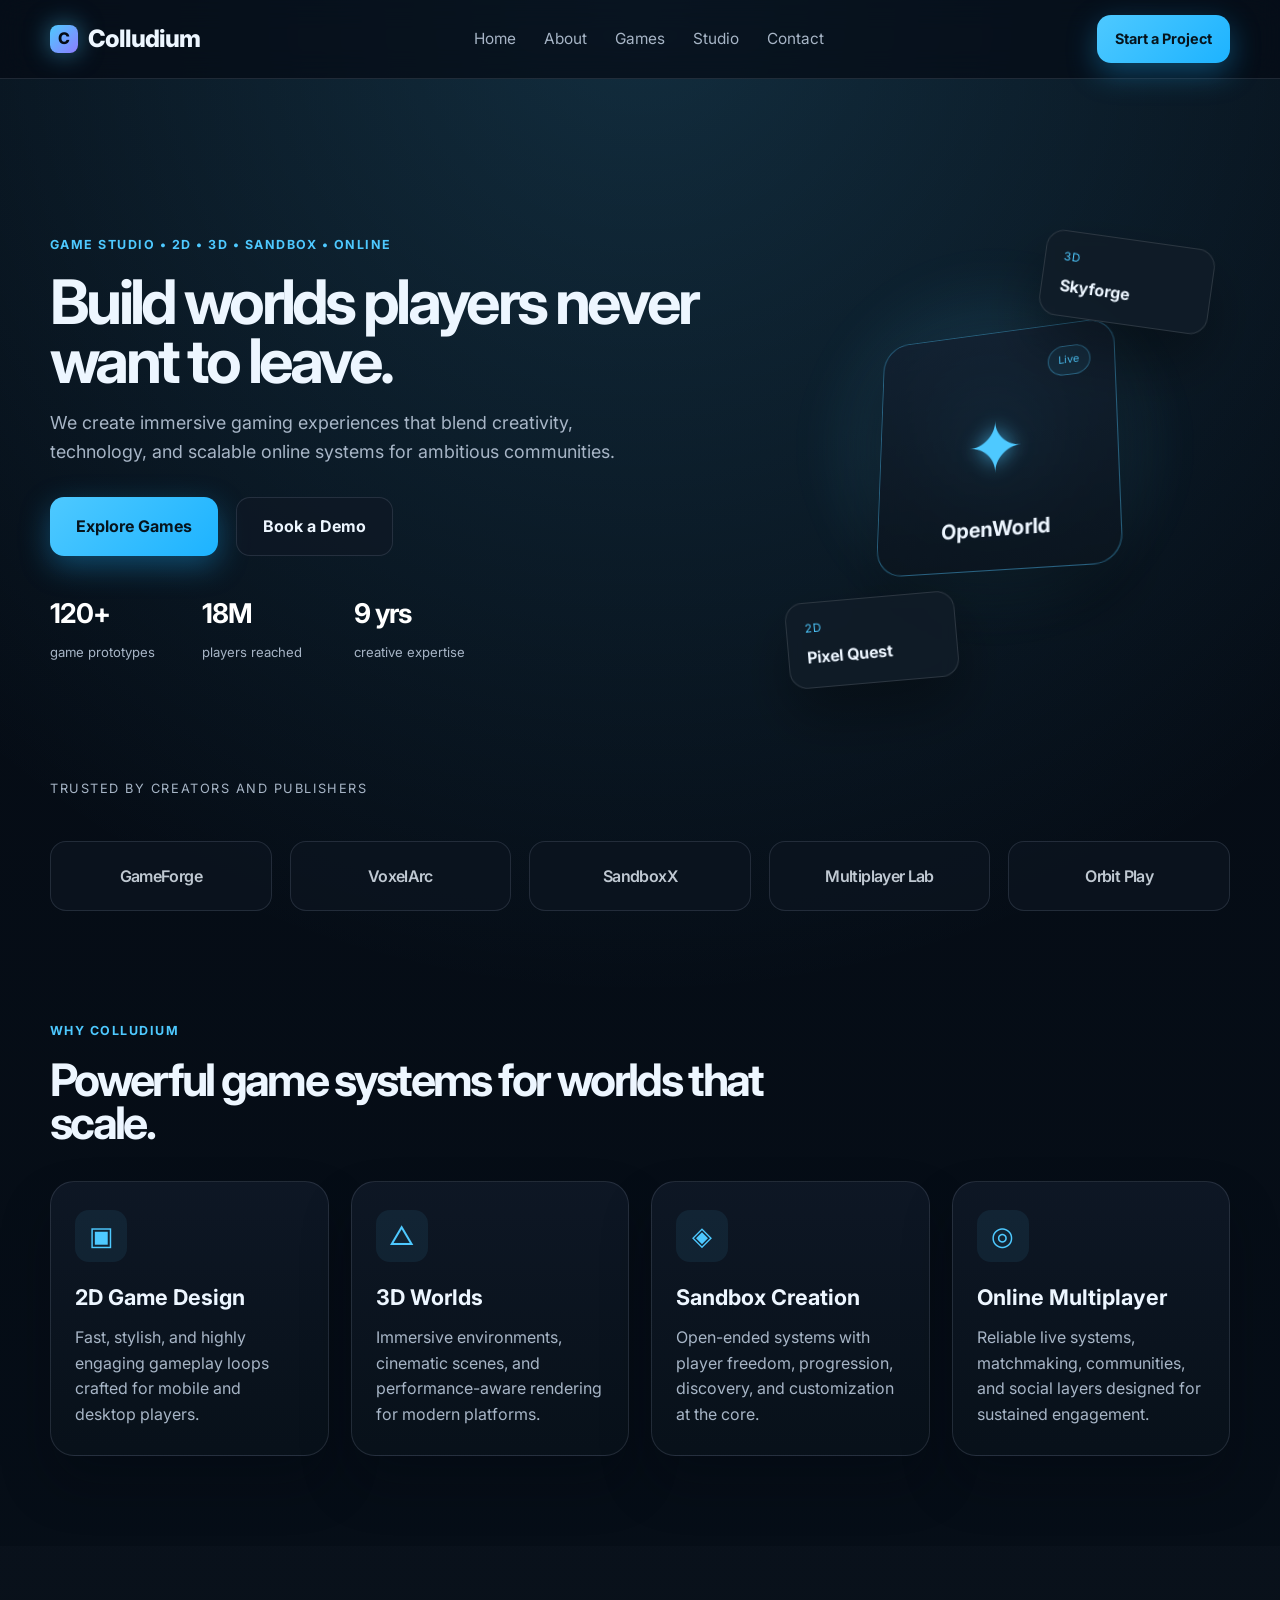
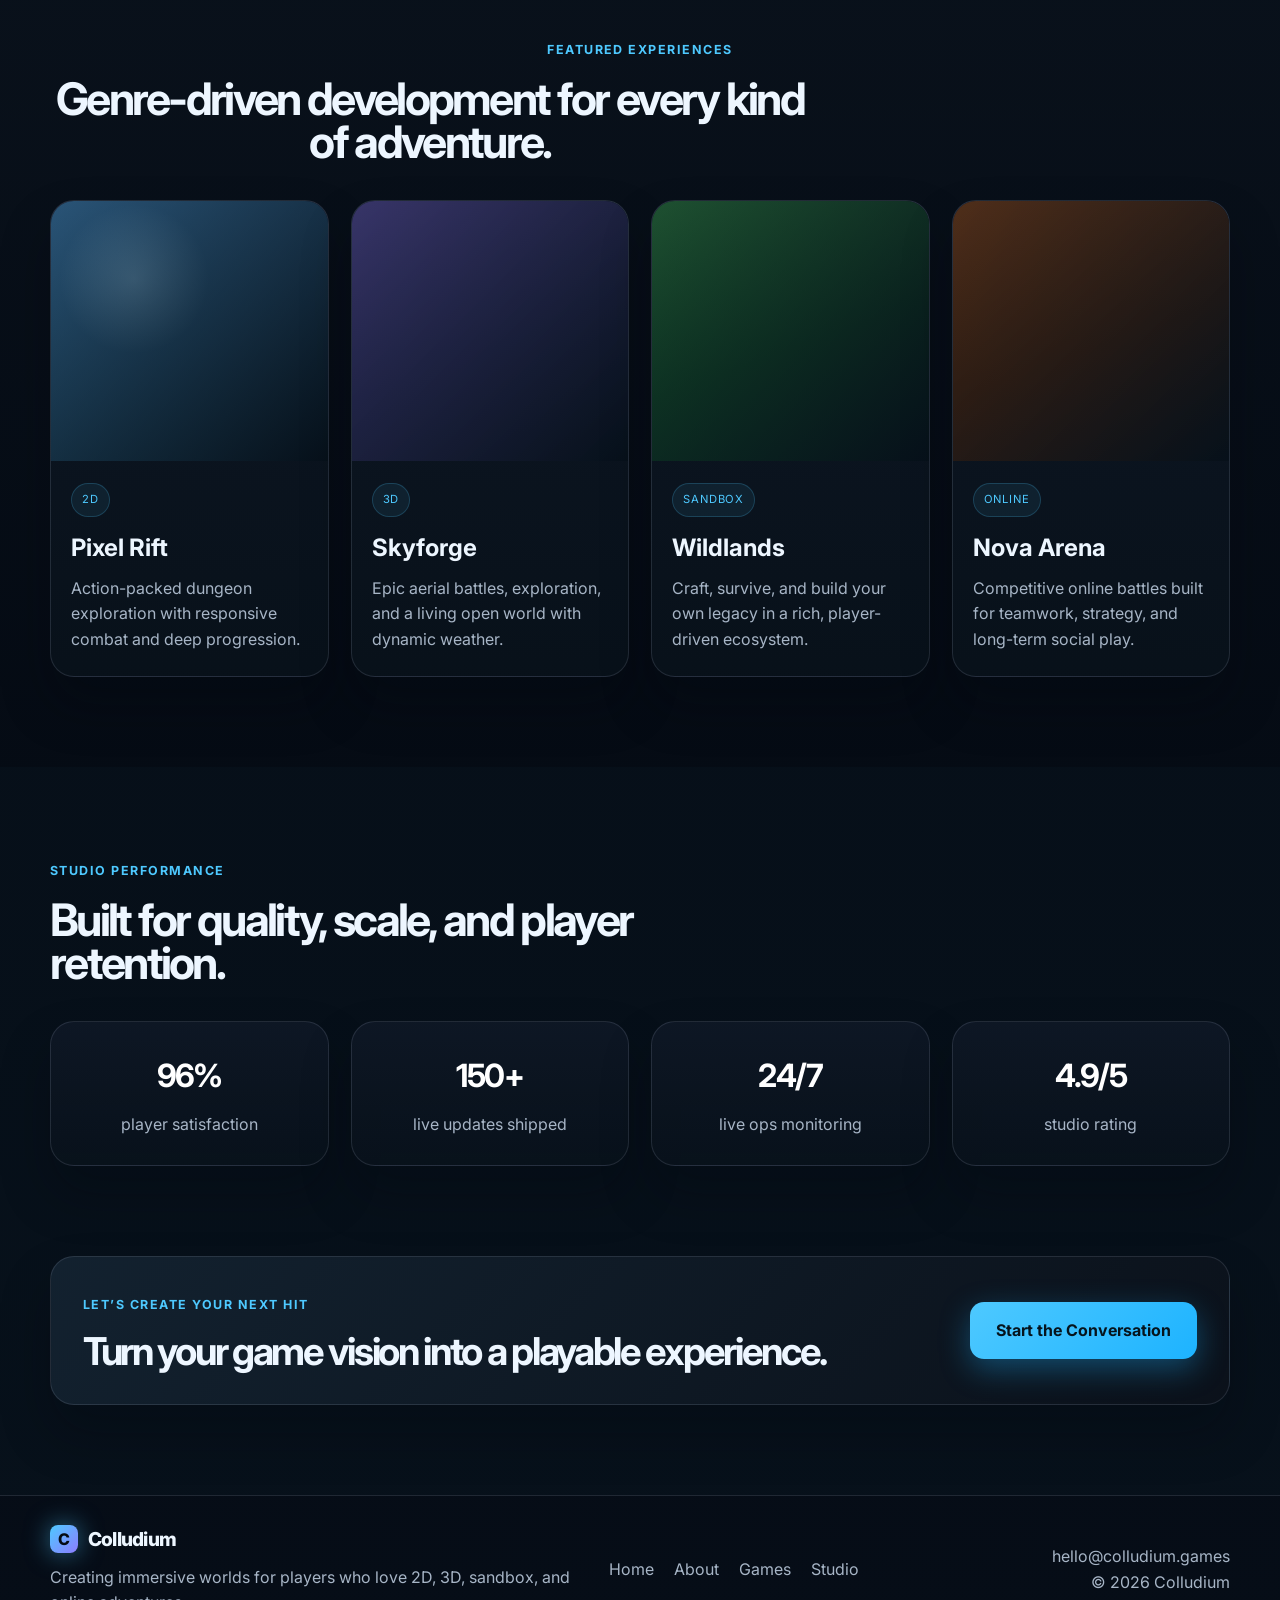
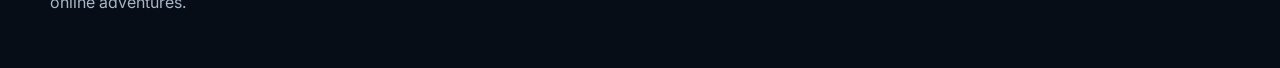
<file: web/index.html>
<!DOCTYPE html>
<html lang="en">
<head>
    <meta charset="UTF-8">
    <meta name="viewport" content="width=device-width, initial-scale=1.0">
    <title>Colludium | Game Studio</title>
    <meta name="description" content="Colludium is a game studio focused on 2D, 3D, sandbox, and online game experiences.">
    <link rel="preconnect" href="https://fonts.googleapis.com">
    <link rel="preconnect" href="https://fonts.gstatic.com" crossorigin>
    <link href="https://fonts.googleapis.com/css2?family=Inter:wght@400;500;600;700;800;900&display=swap" rel="stylesheet">
    <link rel="stylesheet" href="assets/css/style.css">
</head>
<body>
    <header class="site-header">
        <nav class="navbar container">
            <a href="https://colludiumgames.com" class="brand" aria-label="Colludiumgames">
                <span class="brand-mark">C</span>
                <span>Colludium</span>
            </a>
            <div class="nav-links">
                <a href="#home">Home</a>
                <a href="#about">About</a>
                <a href="#games">Games</a>
                <a href="#studio">Studio</a>
                <a href="#contact">Contact</a>
            </div>
            <a class="nav-cta" href="#contact">Start a Project</a>
        </nav>
    </header>

    <main id="home">
        <section class="hero container">
            <div class="hero-copy reveal">
                <p class="eyebrow">Game studio • 2D • 3D • Sandbox • Online</p>
                <h1>Build worlds players never want to leave.</h1>
                <p class="lead">
                    We create immersive gaming experiences that blend creativity, technology,
                    and scalable online systems for ambitious communities.
                </p>
                <div class="hero-actions">
                    <a href="#games" class="primary-button">Explore Games</a>
                    <a href="#contact" class="secondary-button">Book a Demo</a>
                </div>
                <div class="hero-metrics">
                    <div>
                        <strong>120+</strong>
                        <span>game prototypes</span>
                    </div>
                    <div>
                        <strong>18M</strong>
                        <span>players reached</span>
                    </div>
                    <div>
                        <strong>9 yrs</strong>
                        <span>creative expertise</span>
                    </div>
                </div>
            </div>

            <div class="hero-visual reveal">
                <div class="visual-glow"></div>
                <div class="visual-card card-main">
                    <div class="card-badge">Live</div>
                    <div class="card-icon">✦</div>
                    <div class="card-name">OpenWorld</div>
                </div>
                <div class="visual-card card-mini mini-left">
                    <span>2D</span>
                    <strong>Pixel Quest</strong>
                </div>
                <div class="visual-card card-mini mini-right">
                    <span>3D</span>
                    <strong>Skyforge</strong>
                </div>
            </div>
        </section>

        <section class="partners container reveal">
            <span>Trusted by creators and publishers</span>
            <div class="partner-list">
                <div>GameForge</div>
                <div>VoxelArc</div>
                <div>SandboxX</div>
                <div>Multiplayer Lab</div>
                <div>Orbit Play</div>
            </div>
        </section>

        <section id="about" class="section container reveal">
            <div class="section-heading">
                <p class="eyebrow">Why Colludium</p>
                <h2>Powerful game systems for worlds that scale.</h2>
            </div>

            <div class="feature-grid">
                <article class="feature-card">
                    <div class="icon">▣</div>
                    <h3>2D Game Design</h3>
                    <p>Fast, stylish, and highly engaging gameplay loops crafted for mobile and desktop players.</p>
                </article>
                <article class="feature-card">
                    <div class="icon">△</div>
                    <h3>3D Worlds</h3>
                    <p>Immersive environments, cinematic scenes, and performance-aware rendering for modern platforms.</p>
                </article>
                <article class="feature-card">
                    <div class="icon">◈</div>
                    <h3>Sandbox Creation</h3>
                    <p>Open-ended systems with player freedom, progression, discovery, and customization at the core.</p>
                </article>
                <article class="feature-card">
                    <div class="icon">◎</div>
                    <h3>Online Multiplayer</h3>
                    <p>Reliable live systems, matchmaking, communities, and social layers designed for sustained engagement.</p>
                </article>
            </div>
        </section>

        <section id="games" class="showcase section">
            <div class="container reveal">
                <div class="section-heading center">
                    <p class="eyebrow">Featured Experiences</p>
                    <h2>Genre-driven development for every kind of adventure.</h2>
                </div>

                <div class="game-grid">
                    <article class="game-card">
                        <div class="game-thumb thumb-one"></div>
                        <div class="game-body">
                            <span class="tag">2D</span>
                            <h3>Pixel Rift</h3>
                            <p>Action-packed dungeon exploration with responsive combat and deep progression.</p>
                        </div>
                    </article>

                    <article class="game-card">
                        <div class="game-thumb thumb-two"></div>
                        <div class="game-body">
                            <span class="tag">3D</span>
                            <h3>Skyforge</h3>
                            <p>Epic aerial battles, exploration, and a living open world with dynamic weather.</p>
                        </div>
                    </article>

                    <article class="game-card">
                        <div class="game-thumb thumb-three"></div>
                        <div class="game-body">
                            <span class="tag">Sandbox</span>
                            <h3>Wildlands</h3>
                            <p>Craft, survive, and build your own legacy in a rich, player-driven ecosystem.</p>
                        </div>
                    </article>

                    <article class="game-card">
                        <div class="game-thumb thumb-four"></div>
                        <div class="game-body">
                            <span class="tag">Online</span>
                            <h3>Nova Arena</h3>
                            <p>Competitive online battles built for teamwork, strategy, and long-term social play.</p>
                        </div>
                    </article>
                </div>
            </div>
        </section>

        <section id="studio" class="stats section container reveal">
            <div class="section-heading">
                <p class="eyebrow">Studio Performance</p>
                <h2>Built for quality, scale, and player retention.</h2>
            </div>

            <div class="stats-grid">
                <div class="stat-box">
                    <strong>96%</strong>
                    <span>player satisfaction</span>
                </div>
                <div class="stat-box">
                    <strong>150+</strong>
                    <span>live updates shipped</span>
                </div>
                <div class="stat-box">
                    <strong>24/7</strong>
                    <span>live ops monitoring</span>
                </div>
                <div class="stat-box">
                    <strong>4.9/5</strong>
                    <span>studio rating</span>
                </div>
            </div>
        </section>

        <section class="cta-block container reveal">
            <div>
                <p class="eyebrow">Let’s create your next hit</p>
                <h2>Turn your game vision into a playable experience.</h2>
            </div>
            <a href="#contact" class="primary-button">Start the Conversation</a>
        </section>
    </main>

    <footer class="site-footer" id="contact">
        <div class="container footer-content">
            <div class="footer-brand">
                <div class="brand small">
                    <span class="brand-mark">C</span>
                    <span>Colludium</span>
                </div>
                <p>Creating immersive worlds for players who love 2D, 3D, sandbox, and online adventures.</p>
            </div>
            <div class="footer-links">
                <a href="#home">Home</a>
                <a href="#about">About</a>
                <a href="#games">Games</a>
                <a href="#studio">Studio</a>
            </div>
            <div class="footer-meta">
                <p>hello@colludium.games</p>
                <p>© <span id="year"></span> Colludium</p>
            </div>
        </div>
    </footer>

    <script src="assets/js/script.js"></script>
</body>
</html>
</file>
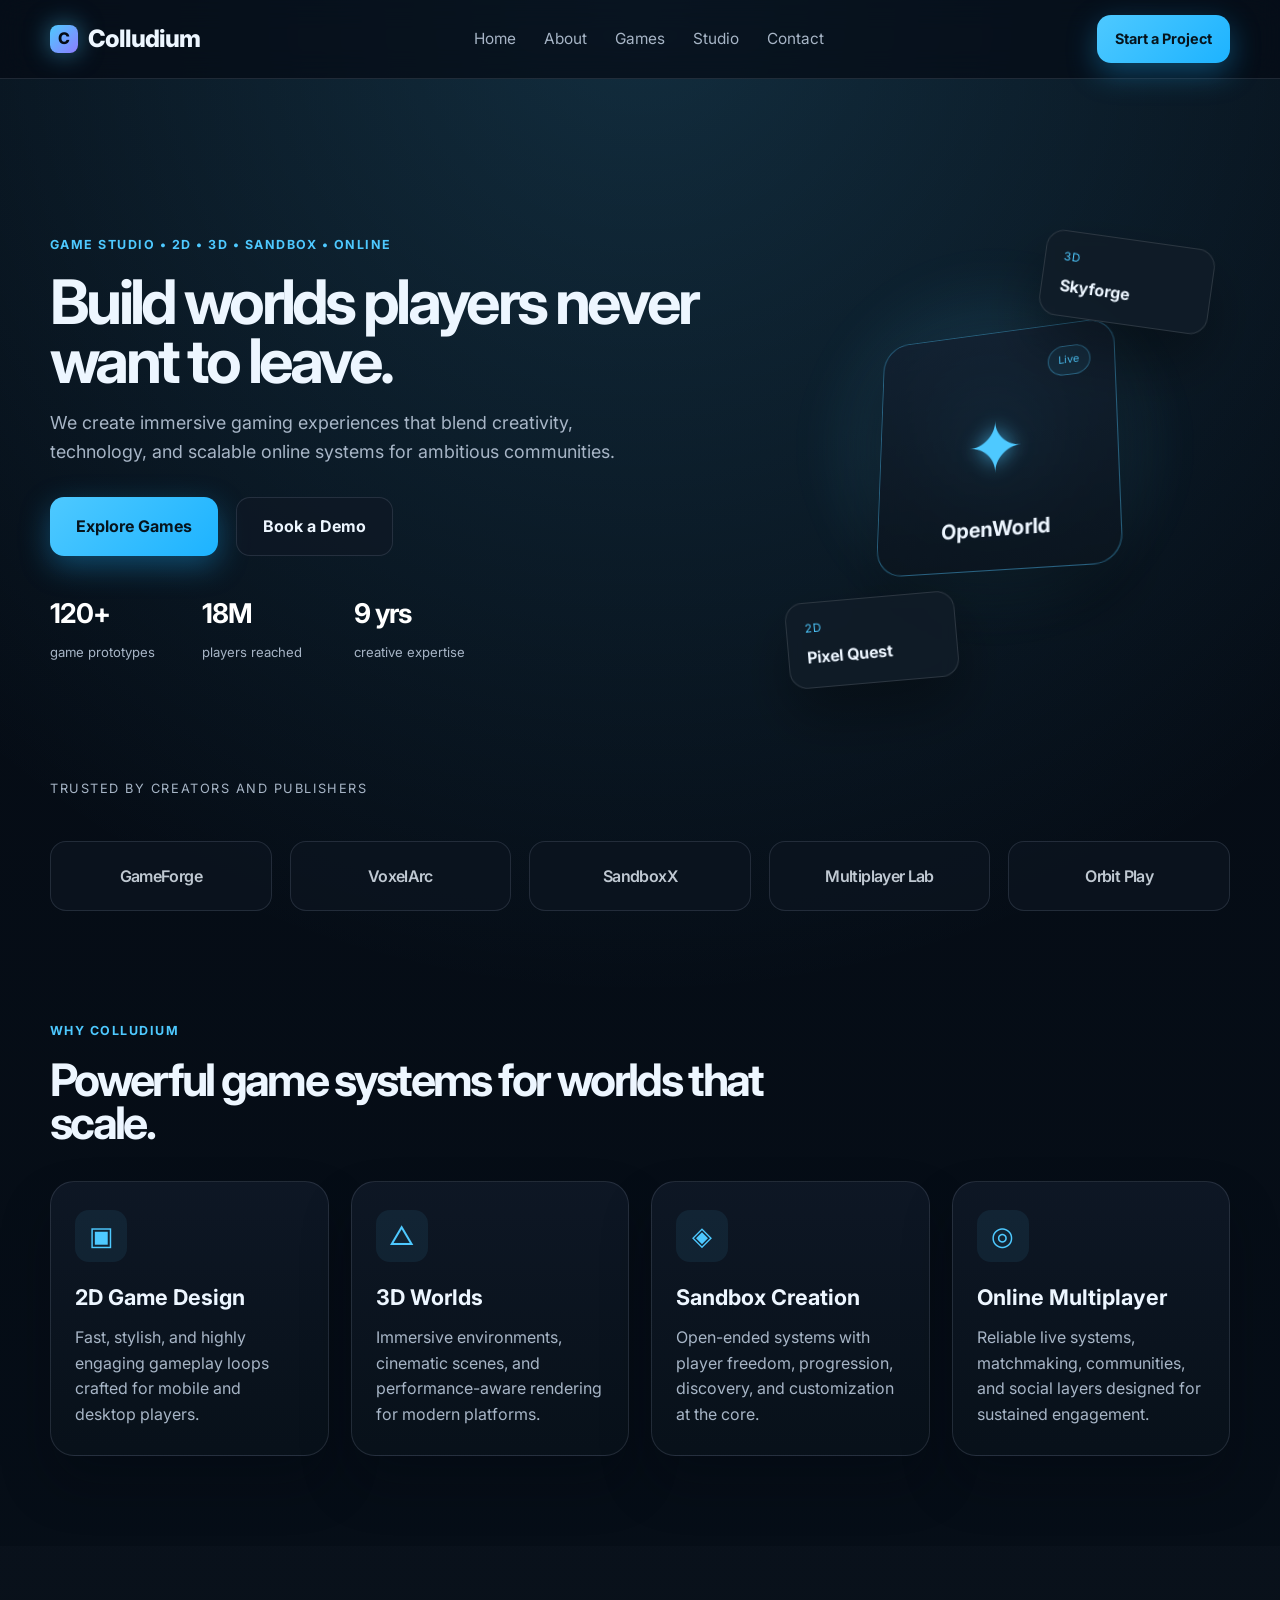
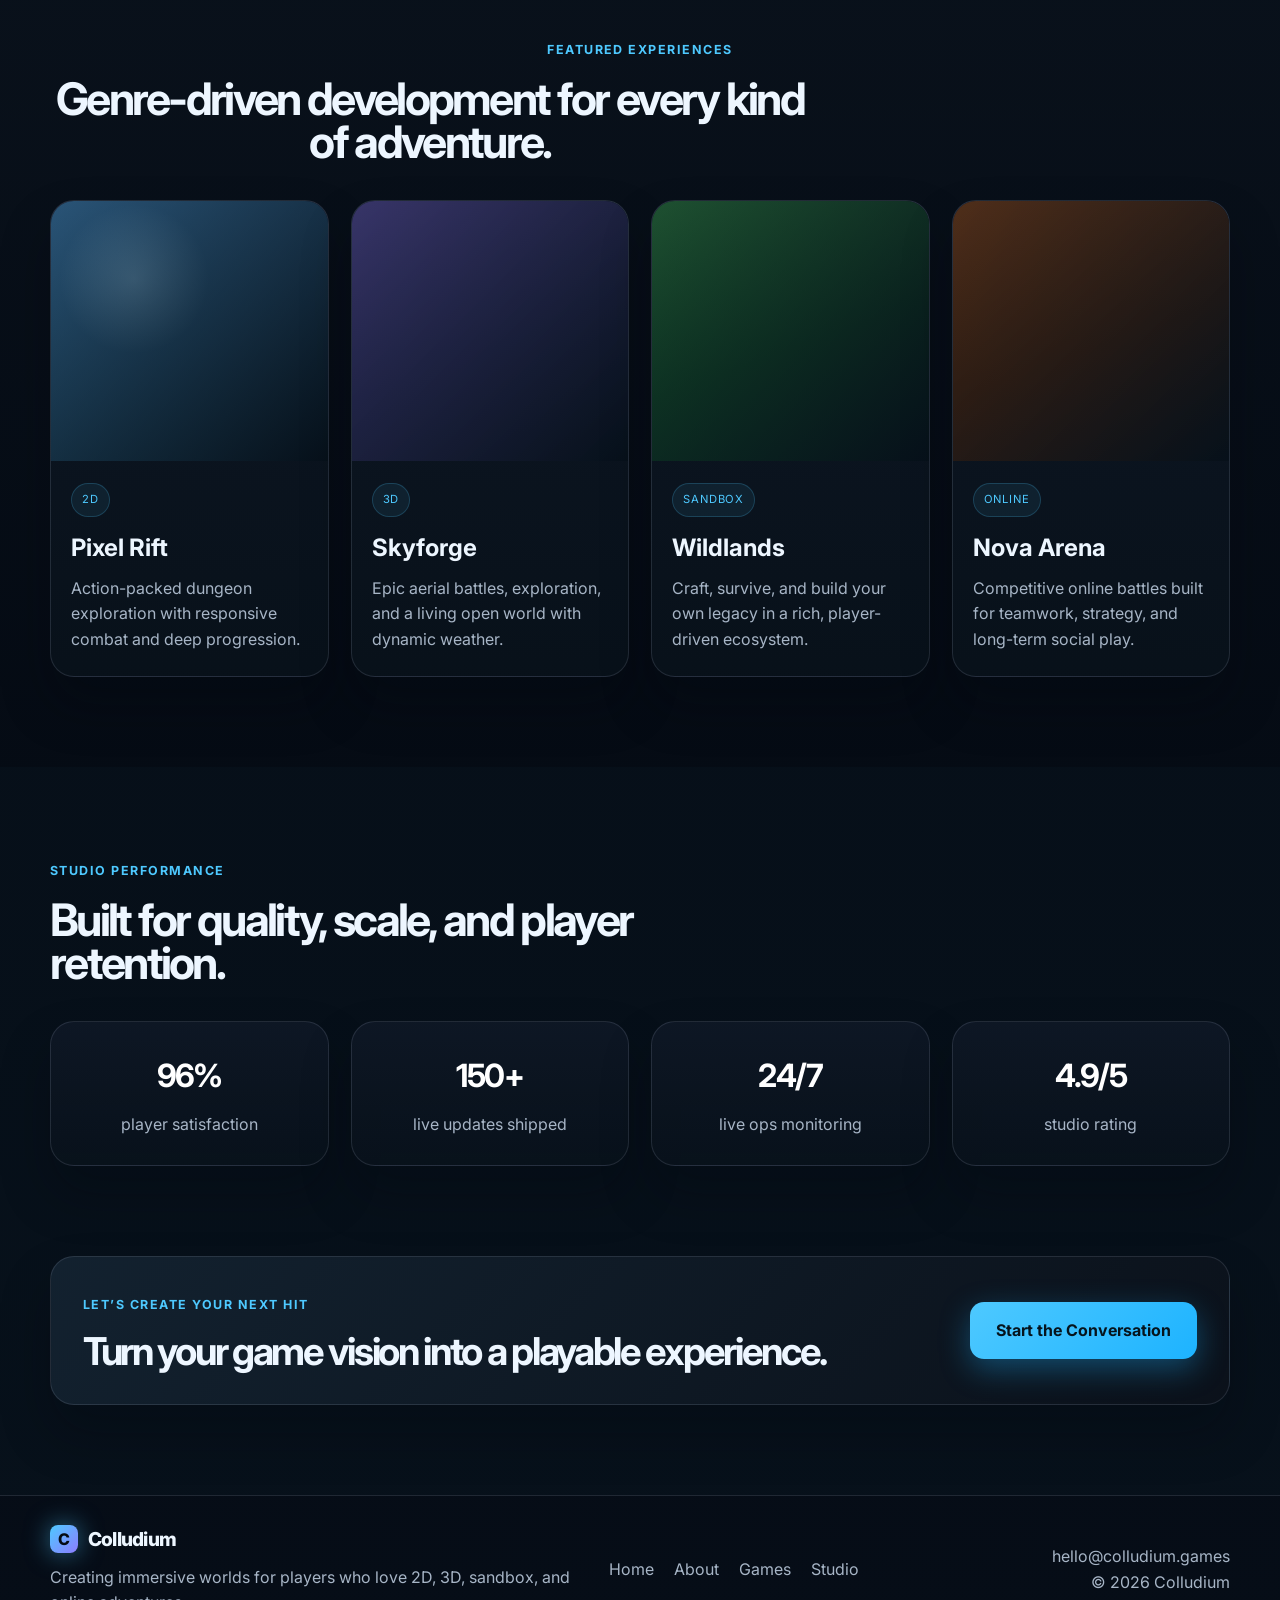
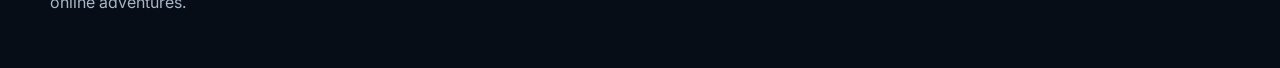
<file: all-mods.html>
<!DOCTYPE html>
<html lang="en">
<head>
  <meta charset="UTF-8" />
  <meta name="viewport" content="width=device-width, initial-scale=1.0" />
  <title>Colludium | Game Studio</title>
  <meta name="description" content="Colludium is a game studio focused on 2D, 3D, sandbox, and online game experiences." />
  <link rel="preconnect" href="https://fonts.googleapis.com" />
  <link rel="preconnect" href="https://fonts.gstatic.com" crossorigin />
  <link href="https://fonts.googleapis.com/css2?family=Inter:wght@400;500;600;700;800;900&display=swap" rel="stylesheet" />
  <style>
    :root {
      --bg: #050b14;
      --bg-soft: #0d1727;
      --panel: rgba(15, 24, 38, 0.9);
      --panel-strong: #101c2d;
      --card: rgba(17, 27, 39, 0.9);
      --line: rgba(148, 163, 184, 0.18);
      --primary: #4ec9ff;
      --primary-strong: #1db3ff;
      --secondary: #8d7dff;
      --text: #edf6ff;
      --muted: #a7b5c6;
      --white: #ffffff;
      --shadow: rgba(5, 11, 20, 0.55);
    }

    * { box-sizing: border-box; margin: 0; padding: 0; }
    html { scroll-behavior: smooth; }
    body {
      font-family: 'Inter', sans-serif;
      background: radial-gradient(circle at top, rgba(78, 201, 255, 0.18), transparent 30%), linear-gradient(180deg, var(--bg) 0%, #07111b 100%);
      color: var(--text);
      min-height: 100vh;
      line-height: 1.6;
    }

    a { color: inherit; text-decoration: none; }
    img { max-width: 100%; display: block; }
    .container { width: min(1180px, calc(100% - 32px)); margin: 0 auto; }
    .section { padding: 90px 0; }

    .site-header {
      position: sticky;
      top: 0;
      z-index: 20;
      background: rgba(5, 11, 20, 0.7);
      border-bottom: 1px solid var(--line);
      backdrop-filter: blur(14px);
    }

    .navbar {
      min-height: 78px;
      display: flex;
      align-items: center;
      justify-content: space-between;
      gap: 24px;
    }

    .brand {
      display: inline-flex;
      align-items: center;
      gap: 10px;
      font-size: 1.5rem;
      font-weight: 800;
      letter-spacing: -0.04em;
    }

    .brand-mark {
      width: 28px;
      height: 28px;
      display: inline-flex;
      align-items: center;
      justify-content: center;
      border-radius: 8px;
      background: linear-gradient(135deg, var(--primary), var(--secondary));
      color: var(--bg);
      font-size: 1rem;
      box-shadow: 0 0 24px rgba(78, 201, 255, 0.5);
    }

    .nav-links {
      display: flex;
      align-items: center;
      gap: 28px;
      color: var(--muted);
      font-size: 0.96rem;
    }

    .nav-links a { transition: color 0.2s ease; }
    .nav-links a:hover, .nav-links a:focus-visible { color: var(--primary); }

    .nav-cta, .primary-button, .secondary-button {
      display: inline-flex;
      align-items: center;
      justify-content: center;
      border-radius: 14px;
      font-weight: 700;
      transition: transform 0.2s ease, box-shadow 0.2s ease;
    }

    .nav-cta, .primary-button {
      background: linear-gradient(135deg, var(--primary), var(--primary-strong));
      color: #06141d;
      box-shadow: 0 10px 30px rgba(29, 179, 255, 0.35);
    }

    .nav-cta { padding: 12px 18px; font-size: 0.9rem; }
    .primary-button, .secondary-button { padding: 16px 26px; }
    .primary-button:hover, .secondary-button:hover, .nav-cta:hover { transform: translateY(-2px); }

    .secondary-button {
      border: 1px solid var(--line);
      background: rgba(15, 24, 38, 0.6);
      color: var(--text);
    }

    .hero {
      display: grid;
      grid-template-columns: 1.18fr 0.82fr;
      align-items: center;
      gap: 36px;
      padding-top: 88px;
      padding-bottom: 42px;
    }

    .eyebrow {
      display: inline-block;
      margin-bottom: 18px;
      font-size: 0.78rem;
      font-weight: 700;
      color: var(--primary);
      letter-spacing: 0.12em;
      text-transform: uppercase;
    }

    .hero-copy h1,
    .section-heading h2,
    .cta-block h2 {
      font-size: clamp(2.9rem, 4.8vw, 5rem);
      line-height: 0.96;
      letter-spacing: -0.06em;
      margin-bottom: 18px;
    }

    .lead {
      font-size: 1.12rem;
      max-width: 620px;
      color: var(--muted);
    }

    .hero-actions {
      display: flex;
      flex-wrap: wrap;
      gap: 18px;
      margin-top: 30px;
    }

    .hero-metrics {
      display: flex;
      flex-wrap: wrap;
      gap: 32px;
      margin-top: 36px;
    }

    .hero-metrics div {
      display: flex;
      flex-direction: column;
      gap: 6px;
      min-width: 120px;
    }

    .hero-metrics strong {
      font-size: 1.7rem;
      letter-spacing: -0.04em;
      color: var(--white);
    }

    .hero-metrics span {
      font-size: 0.82rem;
      color: var(--muted);
    }

    .hero-visual {
      position: relative;
      min-height: 560px;
      display: grid;
      place-items: center;
      perspective: 1000px;
    }

    .visual-glow {
      position: absolute;
      width: 360px;
      height: 360px;
      border-radius: 50%;
      background: radial-gradient(circle, rgba(78, 201, 255, 0.65), rgba(78, 201, 255, 0.12) 35%, transparent 72%);
      filter: blur(18px);
    }

    .visual-card {
      position: absolute;
      backdrop-filter: blur(8px);
      border: 1px solid rgba(255, 255, 255, 0.12);
      box-shadow: 0 30px 60px rgba(0, 0, 0, 0.35);
    }

    .card-main {
      width: 250px;
      height: 250px;
      background: linear-gradient(180deg, rgba(17, 31, 47, 0.88), rgba(10, 20, 30, 0.96));
      border-radius: 28px;
      transform: rotateX(18deg) rotateY(-18deg);
      display: flex;
      flex-direction: column;
      justify-content: space-between;
      padding: 24px;
      border-color: rgba(78, 201, 255, 0.4);
    }

    .card-badge {
      align-self: flex-end;
      font-size: 0.7rem;
      padding: 6px 10px;
      border-radius: 999px;
      color: var(--primary);
      border: 1px solid rgba(78, 201, 255, 0.4);
      background: rgba(78, 201, 255, 0.08);
    }

    .card-icon {
      font-size: 4.5rem;
      color: var(--primary);
      text-shadow: 0 0 20px rgba(78, 201, 255, 0.7);
      text-align: center;
    }

    .card-name {
      text-align: center;
      font-size: 1.3rem;
      font-weight: 700;
    }

    .card-mini {
      width: 170px;
      padding: 16px 18px;
      border-radius: 18px;
      background: rgba(16, 27, 39, 0.86);
    }

    .card-mini span {
      display: block;
      color: var(--primary);
      font-size: 0.72rem;
      margin-bottom: 8px;
      letter-spacing: 0.08em;
      text-transform: uppercase;
    }

    .card-mini strong { font-size: 1rem; }
    .mini-left { left: 26px; bottom: 44px; transform: rotate(-5deg); }
    .mini-right { right: 18px; top: 72px; transform: rotate(8deg); }

    .partners { padding-top: 10px; padding-bottom: 10px; }
    .partners span {
      display: block;
      font-size: 0.8rem;
      text-transform: uppercase;
      letter-spacing: 0.12em;
      color: var(--muted);
      margin-bottom: 18px;
    }

    .partner-list {
      display: grid;
      grid-template-columns: repeat(5, minmax(0, 1fr));
      gap: 18px;
      color: rgba(237, 246, 255, 0.8);
      padding: 24px 0 6px;
    }

    .partner-list div {
      display: grid;
      place-items: center;
      min-height: 70px;
      border-radius: 16px;
      border: 1px solid var(--line);
      background: rgba(12, 20, 32, 0.8);
      font-weight: 600;
      letter-spacing: -0.04em;
    }

    .section-heading { margin-bottom: 36px; }
    .section-heading h2 {
      max-width: 760px;
      font-size: clamp(2.2rem, 3.5vw, 4rem);
      color: var(--text);
    }

    .center { text-align: center; }
    .center .section-heading h2 { margin-inline: auto; }

    .feature-grid {
      display: grid;
      grid-template-columns: repeat(4, minmax(0, 1fr));
      gap: 22px;
    }

    .feature-card, .game-card, .stat-box, .cta-block {
      border: 1px solid var(--line);
      background: linear-gradient(180deg, rgba(15, 24, 38, 0.9), rgba(9, 18, 27, 0.88));
      border-radius: 24px;
      box-shadow: 0 28px 50px rgba(3, 7, 13, 0.28);
    }

    .feature-card { padding: 28px 24px; }
    .icon {
      width: 52px;
      height: 52px;
      display: grid;
      place-items: center;
      border-radius: 14px;
      background: rgba(78, 201, 255, 0.08);
      color: var(--primary);
      font-size: 1.6rem;
      margin-bottom: 18px;
    }

    .feature-card h3 { font-size: 1.35rem; margin-bottom: 10px; }
    .feature-card p { color: var(--muted); }

    .showcase {
      background: linear-gradient(180deg, rgba(10, 18, 28, 0.78), rgba(5, 11, 20, 0.95));
    }

    .game-grid {
      display: grid;
      grid-template-columns: repeat(4, minmax(0, 1fr));
      gap: 22px;
    }

    .game-card { overflow: hidden; }
    .game-thumb {
      height: 260px;
      background-size: cover;
      background-position: center;
    }

    .thumb-one {
      background: linear-gradient(135deg, rgba(78, 201, 255, 0.3), rgba(7, 18, 28, 0.8)), radial-gradient(circle at 30% 30%, rgba(255,255,255,0.2), transparent 28%), linear-gradient(160deg, #1a223d, #0f172a 55%, #050b14);
    }

    .thumb-two {
      background: linear-gradient(135deg, rgba(141, 125, 255, 0.28), rgba(7, 18, 28, 0.8)), linear-gradient(160deg, #17192f, #0a1020 55%, #050b14);
    }

    .thumb-three {
      background: linear-gradient(135deg, rgba(34, 197, 94, 0.25), rgba(7, 18, 28, 0.8)), linear-gradient(160deg, #1d2a22, #0a1714 55%, #050b14);
    }

    .thumb-four {
      background: linear-gradient(135deg, rgba(249, 115, 22, 0.2), rgba(7, 18, 28, 0.8)), linear-gradient(160deg, #251d1b, #140f0f 55%, #050b14);
    }

    .game-body { padding: 22px 20px 24px; }
    .tag {
      display: inline-block;
      padding: 7px 10px;
      background: rgba(78, 201, 255, 0.08);
      border: 1px solid rgba(78, 201, 255, 0.2);
      color: var(--primary);
      border-radius: 999px;
      font-size: 0.7rem;
      letter-spacing: 0.08em;
      text-transform: uppercase;
      margin-bottom: 12px;
    }

    .game-body h3 { margin-bottom: 8px; font-size: 1.5rem; }
    .game-body p { color: var(--muted); }

    .stats-grid {
      display: grid;
      grid-template-columns: repeat(4, minmax(0, 1fr));
      gap: 22px;
    }

    .stat-box {
      padding: 28px 20px;
      text-align: center;
    }

    .stat-box strong {
      display: block;
      font-size: clamp(2rem, 2.5vw, 3rem);
      margin-bottom: 10px;
      letter-spacing: -0.05em;
      color: var(--white);
    }

    .stat-box span { color: var(--muted); }

    .cta-block {
      margin: 0 auto 90px;
      padding: 34px 32px;
      display: flex;
      align-items: center;
      justify-content: space-between;
      gap: 18px;
      background: linear-gradient(135deg, rgba(20, 35, 49, 0.92), rgba(12, 18, 27, 0.9));
    }

    .cta-block h2 {
      font-size: clamp(2rem, 3vw, 3.2rem);
      margin-bottom: 0;
    }

    .site-footer {
      border-top: 1px solid var(--line);
      padding: 28px 0 52px;
      background: rgba(5, 11, 20, 0.6);
    }

    .footer-content {
      display: grid;
      grid-template-columns: 1.4fr 0.7fr 0.9fr;
      gap: 26px;
      align-items: center;
    }

    .footer-brand p, .footer-meta p, .footer-links a { color: var(--muted); }
    .small { font-size: 1.2rem; margin-bottom: 10px; }

    .footer-links {
      display: flex;
      justify-content: center;
      gap: 20px;
      flex-wrap: wrap;
    }

    .footer-meta { text-align: right; }

    .reveal {
      opacity: 0;
      transform: translateY(22px);
      transition: opacity 0.5s ease, transform 0.5s ease;
    }

    .reveal.visible {
      opacity: 1;
      transform: translateY(0);
    }

    @media (max-width: 980px) {
      .hero, .feature-grid, .game-grid, .stats-grid, .footer-content { grid-template-columns: 1fr 1fr; }
      .hero { grid-template-columns: 1fr; }
      .feature-grid, .game-grid, .stats-grid { grid-template-columns: repeat(2, minmax(0, 1fr)); }
      .cta-block { flex-direction: column; align-items: flex-start; }
    }

    @media (max-width: 760px) {
      .navbar { flex-wrap: wrap; justify-content: center; padding: 18px 0; }
      .nav-links {
        width: 100%;
        justify-content: center;
        flex-wrap: wrap;
        gap: 12px 20px;
      }
      .feature-grid, .game-grid, .stats-grid, .partner-list, .footer-content { grid-template-columns: 1fr; }
      .hero { padding-top: 64px; }
      .hero-copy h1, .section-heading h2, .cta-block h2 { line-height: 1.02; }
      .hero-metrics { gap: 18px; }
      .cta-block { padding: 28px 20px; }
      .footer-meta { text-align: left; }
    }
  </style>
</head>
<body>
  <header class="site-header">
    <nav class="navbar container">
      <a href="https://colludiumgames.com" class="brand" aria-label="Colludium home">
        <span class="brand-mark">C</span>
        <span>Colludium</span>
      </a>
      <div class="nav-links">
        <a href="#home">Home</a>
        <a href="#about">About</a>
        <a href="#games">Games</a>
        <a href="#studio">Studio</a>
        <a href="#contact">Contact</a>
      </div>
      <a class="nav-cta" href="#contact">Start a Project</a>
    </nav>
  </header>

  <main id="home">
    <section class="hero container">
      <div class="hero-copy reveal">
        <p class="eyebrow">Game studio • 2D • 3D • Sandbox • Online</p>
        <h1>Build worlds players never want to leave.</h1>
        <p class="lead">
          We create immersive gaming experiences that blend creativity, technology,
          and scalable online systems for ambitious communities.
        </p>
        <div class="hero-actions">
          <a href="#games" class="primary-button">Explore Games</a>
          <a href="#contact" class="secondary-button">Book a Demo</a>
        </div>
        <div class="hero-metrics">
          <div>
            <strong>120+</strong>
            <span>game prototypes</span>
          </div>
          <div>
            <strong>18M</strong>
            <span>players reached</span>
          </div>
          <div>
            <strong>9 yrs</strong>
            <span>creative expertise</span>
          </div>
        </div>
      </div>

      <div class="hero-visual reveal">
        <div class="visual-glow"></div>
        <div class="visual-card card-main">
          <div class="card-badge">Live</div>
          <div class="card-icon">✦</div>
          <div class="card-name">OpenWorld</div>
        </div>
        <div class="visual-card card-mini mini-left">
          <span>2D</span>
          <strong>Pixel Quest</strong>
        </div>
        <div class="visual-card card-mini mini-right">
          <span>3D</span>
          <strong>Skyforge</strong>
        </div>
      </div>
    </section>

    <section class="partners container reveal">
      <span>Trusted by creators and publishers</span>
      <div class="partner-list">
        <div>GameForge</div>
        <div>VoxelArc</div>
        <div>SandboxX</div>
        <div>Multiplayer Lab</div>
        <div>Orbit Play</div>
      </div>
    </section>

    <section id="about" class="section container reveal">
      <div class="section-heading">
        <p class="eyebrow">Why Colludium</p>
        <h2>Powerful game systems for worlds that scale.</h2>
      </div>

      <div class="feature-grid">
        <article class="feature-card">
          <div class="icon">▣</div>
          <h3>2D Game Design</h3>
          <p>Fast, stylish, and highly engaging gameplay loops crafted for mobile and desktop players.</p>
        </article>
        <article class="feature-card">
          <div class="icon">△</div>
          <h3>3D Worlds</h3>
          <p>Immersive environments, cinematic scenes, and performance-aware rendering for modern platforms.</p>
        </article>
        <article class="feature-card">
          <div class="icon">◈</div>
          <h3>Sandbox Creation</h3>
          <p>Open-ended systems with player freedom, progression, discovery, and customization at the core.</p>
        </article>
        <article class="feature-card">
          <div class="icon">◎</div>
          <h3>Online Multiplayer</h3>
          <p>Reliable live systems, matchmaking, communities, and social layers designed for sustained engagement.</p>
        </article>
      </div>
    </section>

    <section id="games" class="showcase section">
      <div class="container reveal">
        <div class="section-heading center">
          <p class="eyebrow">Featured Experiences</p>
          <h2>Genre-driven development for every kind of adventure.</h2>
        </div>

        <div class="game-grid">
          <article class="game-card">
            <div class="game-thumb thumb-one"></div>
            <div class="game-body">
              <span class="tag">2D</span>
              <h3>Pixel Rift</h3>
              <p>Action-packed dungeon exploration with responsive combat and deep progression.</p>
            </div>
          </article>

          <article class="game-card">
            <div class="game-thumb thumb-two"></div>
            <div class="game-body">
              <span class="tag">3D</span>
              <h3>Skyforge</h3>
              <p>Epic aerial battles, exploration, and a living open world with dynamic weather.</p>
            </div>
          </article>

          <article class="game-card">
            <div class="game-thumb thumb-three"></div>
            <div class="game-body">
              <span class="tag">Sandbox</span>
              <h3>Wildlands</h3>
              <p>Craft, survive, and build your own legacy in a rich, player-driven ecosystem.</p>
            </div>
          </article>

          <article class="game-card">
            <div class="game-thumb thumb-four"></div>
            <div class="game-body">
              <span class="tag">Online</span>
              <h3>Nova Arena</h3>
              <p>Competitive online battles built for teamwork, strategy, and long-term social play.</p>
            </div>
          </article>
        </div>
      </div>
    </section>

    <section id="studio" class="stats section container reveal">
      <div class="section-heading">
        <p class="eyebrow">Studio Performance</p>
        <h2>Built for quality, scale, and player retention.</h2>
      </div>

      <div class="stats-grid">
        <div class="stat-box">
          <strong>96%</strong>
          <span>player satisfaction</span>
        </div>
        <div class="stat-box">
          <strong>150+</strong>
          <span>live updates shipped</span>
        </div>
        <div class="stat-box">
          <strong>24/7</strong>
          <span>live ops monitoring</span>
        </div>
        <div class="stat-box">
          <strong>4.9/5</strong>
          <span>studio rating</span>
        </div>
      </div>
    </section>

    <section class="cta-block container reveal">
      <div>
        <p class="eyebrow">Let’s create your next hit</p>
        <h2>Turn your game vision into a playable experience.</h2>
      </div>
      <a href="#contact" class="primary-button">Start the Conversation</a>
    </section>
  </main>

  <footer class="site-footer" id="contact">
    <div class="container footer-content">
      <div class="footer-brand">
        <div class="brand small">
          <span class="brand-mark">C</span>
          <span>Colludium</span>
        </div>
        <p>Creating immersive worlds for players who love 2D, 3D, sandbox, and online adventures.</p>
      </div>
      <div class="footer-links">
        <a href="#home">Home</a>
        <a href="#about">About</a>
        <a href="#games">Games</a>
        <a href="#studio">Studio</a>
      </div>
      <div class="footer-meta">
        <p>hello@colludium.games</p>
        <p>© <span id="year"></span> Colludium</p>
      </div>
    </div>
  </footer>

  <script>
    document.addEventListener('DOMContentLoaded', () => {
      const year = document.getElementById('year');
      if (year) year.textContent = new Date().getFullYear();

      const revealItems = document.querySelectorAll('.reveal');
      const revealObserver = new IntersectionObserver((entries) => {
        entries.forEach((entry) => {
          if (entry.isIntersecting) {
            entry.target.classList.add('visible');
            revealObserver.unobserve(entry.target);
          }
        });
      }, { threshold: 0.15 });

      revealItems.forEach((item) => revealObserver.observe(item));
    });
  </script>
</body>
</html>
</file>
<file: web/assets/css/style.css>
:root {
    --bg: #050b14;
    --bg-soft: #0d1727;
    --panel: rgba(15, 24, 38, 0.9);
    --panel-strong: #101c2d;
    --card: rgba(17, 27, 39, 0.9);
    --line: rgba(148, 163, 184, 0.18);
    --primary: #4ec9ff;
    --primary-strong: #1db3ff;
    --secondary: #8d7dff;
    --text: #edf6ff;
    --muted: #a7b5c6;
    --white: #ffffff;
    --shadow: rgba(5, 11, 20, 0.55);
}

* {
    box-sizing: border-box;
    margin: 0;
    padding: 0;
}

html {
    scroll-behavior: smooth;
}

body {
    font-family: 'Inter', sans-serif;
    background:
        radial-gradient(circle at top, rgba(78, 201, 255, 0.18), transparent 30%),
        linear-gradient(180deg, var(--bg) 0%, #07111b 100%);
    color: var(--text);
    min-height: 100vh;
    line-height: 1.6;
}

a {
    color: inherit;
    text-decoration: none;
}

img {
    max-width: 100%;
    display: block;
}

.container {
    width: min(1180px, calc(100% - 32px));
    margin: 0 auto;
}

.section {
    padding: 90px 0;
}

.site-header {
    position: sticky;
    top: 0;
    z-index: 20;
    background: rgba(5, 11, 20, 0.7);
    border-bottom: 1px solid var(--line);
    backdrop-filter: blur(14px);
}

.navbar {
    min-height: 78px;
    display: flex;
    align-items: center;
    justify-content: space-between;
    gap: 24px;
}

.brand {
    display: inline-flex;
    align-items: center;
    gap: 10px;
    font-size: 1.5rem;
    font-weight: 800;
    letter-spacing: -0.04em;
}

.brand-mark {
    width: 28px;
    height: 28px;
    display: inline-flex;
    align-items: center;
    justify-content: center;
    border-radius: 8px;
    background: linear-gradient(135deg, var(--primary), var(--secondary));
    color: var(--bg);
    font-size: 1rem;
    box-shadow: 0 0 24px rgba(78, 201, 255, 0.5);
}

.nav-links {
    display: flex;
    align-items: center;
    gap: 28px;
    color: var(--muted);
    font-size: 0.96rem;
}

.nav-links a {
    transition: color 0.2s ease;
}

.nav-links a:hover,
.nav-links a:focus-visible {
    color: var(--primary);
}

.nav-cta,
.primary-button,
.secondary-button {
    display: inline-flex;
    align-items: center;
    justify-content: center;
    border-radius: 14px;
    font-weight: 700;
    transition: transform 0.2s ease, box-shadow 0.2s ease;
}

.nav-cta,
.primary-button {
    background: linear-gradient(135deg, var(--primary), var(--primary-strong));
    color: #06141d;
    box-shadow: 0 10px 30px rgba(29, 179, 255, 0.35);
}

.nav-cta {
    padding: 12px 18px;
    font-size: 0.9rem;
}

.primary-button,
.secondary-button {
    padding: 16px 26px;
}

.primary-button:hover,
.secondary-button:hover,
.nav-cta:hover {
    transform: translateY(-2px);
}

.secondary-button {
    border: 1px solid var(--line);
    background: rgba(15, 24, 38, 0.6);
    color: var(--text);
}

.hero {
    display: grid;
    grid-template-columns: 1.18fr 0.82fr;
    align-items: center;
    gap: 36px;
    padding-top: 88px;
    padding-bottom: 42px;
}

.eyebrow {
    display: inline-block;
    margin-bottom: 18px;
    font-size: 0.78rem;
    font-weight: 700;
    color: var(--primary);
    letter-spacing: 0.12em;
    text-transform: uppercase;
}

.hero-copy h1,
.section-heading h2,
.cta-block h2 {
    font-size: clamp(2.9rem, 4.8vw, 5rem);
    line-height: 0.96;
    letter-spacing: -0.06em;
    margin-bottom: 18px;
}

.lead {
    font-size: 1.12rem;
    max-width: 620px;
    color: var(--muted);
}

.hero-actions {
    display: flex;
    flex-wrap: wrap;
    gap: 18px;
    margin-top: 30px;
}

.hero-metrics {
    display: flex;
    flex-wrap: wrap;
    gap: 32px;
    margin-top: 36px;
}

.hero-metrics div {
    display: flex;
    flex-direction: column;
    gap: 6px;
    min-width: 120px;
}

.hero-metrics strong {
    font-size: 1.7rem;
    letter-spacing: -0.04em;
    color: var(--white);
}

.hero-metrics span {
    font-size: 0.82rem;
    color: var(--muted);
}

.hero-visual {
    position: relative;
    min-height: 560px;
    display: grid;
    place-items: center;
    perspective: 1000px;
}

.visual-glow {
    position: absolute;
    width: 360px;
    height: 360px;
    border-radius: 50%;
    background: radial-gradient(circle, rgba(78, 201, 255, 0.65), rgba(78, 201, 255, 0.12) 35%, transparent 72%);
    filter: blur(18px);
}

.visual-card {
    position: absolute;
    backdrop-filter: blur(8px);
    border: 1px solid rgba(255, 255, 255, 0.12);
    box-shadow: 0 30px 60px rgba(0, 0, 0, 0.35);
}

.card-main {
    width: 250px;
    height: 250px;
    background: linear-gradient(180deg, rgba(17, 31, 47, 0.88), rgba(10, 20, 30, 0.96));
    border-radius: 28px;
    transform: rotateX(18deg) rotateY(-18deg);
    display: flex;
    flex-direction: column;
    justify-content: space-between;
    padding: 24px;
    border-color: rgba(78, 201, 255, 0.4);
}

.card-badge {
    align-self: flex-end;
    font-size: 0.7rem;
    padding: 6px 10px;
    border-radius: 999px;
    color: var(--primary);
    border: 1px solid rgba(78, 201, 255, 0.4);
    background: rgba(78, 201, 255, 0.08);
}

.card-icon {
    font-size: 4.5rem;
    color: var(--primary);
    text-shadow: 0 0 20px rgba(78, 201, 255, 0.7);
    text-align: center;
}

.card-name {
    text-align: center;
    font-size: 1.3rem;
    font-weight: 700;
}

.card-mini {
    width: 170px;
    padding: 16px 18px;
    border-radius: 18px;
    background: rgba(16, 27, 39, 0.86);
}

.card-mini span {
    display: block;
    color: var(--primary);
    font-size: 0.72rem;
    margin-bottom: 8px;
    letter-spacing: 0.08em;
    text-transform: uppercase;
}

.card-mini strong {
    font-size: 1rem;
}

.mini-left {
    left: 26px;
    bottom: 44px;
    transform: rotate(-5deg);
}

.mini-right {
    right: 18px;
    top: 72px;
    transform: rotate(8deg);
}

.partners {
    padding-top: 10px;
    padding-bottom: 10px;
}

.partners span {
    display: block;
    font-size: 0.8rem;
    text-transform: uppercase;
    letter-spacing: 0.12em;
    color: var(--muted);
    margin-bottom: 18px;
}

.partner-list {
    display: grid;
    grid-template-columns: repeat(5, minmax(0, 1fr));
    gap: 18px;
    color: rgba(237, 246, 255, 0.8);
    padding: 24px 0 6px;
}

.partner-list div {
    display: grid;
    place-items: center;
    min-height: 70px;
    border-radius: 16px;
    border: 1px solid var(--line);
    background: rgba(12, 20, 32, 0.8);
    font-weight: 600;
    letter-spacing: -0.04em;
}

.section-heading {
    margin-bottom: 36px;
}

.section-heading h2 {
    max-width: 760px;
    font-size: clamp(2.2rem, 3.5vw, 4rem);
    color: var(--text);
}

.center {
    text-align: center;
}

.center .section-heading h2 {
    margin-inline: auto;
}

.feature-grid {
    display: grid;
    grid-template-columns: repeat(4, minmax(0, 1fr));
    gap: 22px;
}

.feature-card,
.game-card,
.stat-box,
.cta-block {
    border: 1px solid var(--line);
    background: linear-gradient(180deg, rgba(15, 24, 38, 0.9), rgba(9, 18, 27, 0.88));
    border-radius: 24px;
    box-shadow: 0 28px 50px rgba(3, 7, 13, 0.28);
}

.feature-card {
    padding: 28px 24px;
}

.icon {
    width: 52px;
    height: 52px;
    display: grid;
    place-items: center;
    border-radius: 14px;
    background: rgba(78, 201, 255, 0.08);
    color: var(--primary);
    font-size: 1.6rem;
    margin-bottom: 18px;
}

.feature-card h3 {
    font-size: 1.35rem;
    margin-bottom: 10px;
}

.feature-card p {
    color: var(--muted);
}

.showcase {
    background: linear-gradient(180deg, rgba(10, 18, 28, 0.78), rgba(5, 11, 20, 0.95));
}

.game-grid {
    display: grid;
    grid-template-columns: repeat(4, minmax(0, 1fr));
    gap: 22px;
}

.game-card {
    overflow: hidden;
}

.game-thumb {
    height: 260px;
    background-size: cover;
    background-position: center;
}

.thumb-one {
    background: linear-gradient(135deg, rgba(78, 201, 255, 0.3), rgba(7, 18, 28, 0.8)),
        radial-gradient(circle at 30% 30%, rgba(255,255,255,0.2), transparent 28%),
        linear-gradient(160deg, #1a223d, #0f172a 55%, #050b14);
}

.thumb-two {
    background: linear-gradient(135deg, rgba(141, 125, 255, 0.28), rgba(7, 18, 28, 0.8)),
        linear-gradient(160deg, #17192f, #0a1020 55%, #050b14);
}

.thumb-three {
    background: linear-gradient(135deg, rgba(34, 197, 94, 0.25), rgba(7, 18, 28, 0.8)),
        linear-gradient(160deg, #1d2a22, #0a1714 55%, #050b14);
}

.thumb-four {
    background: linear-gradient(135deg, rgba(249, 115, 22, 0.2), rgba(7, 18, 28, 0.8)),
        linear-gradient(160deg, #251d1b, #140f0f 55%, #050b14);
}

.game-body {
    padding: 22px 20px 24px;
}

.tag {
    display: inline-block;
    padding: 7px 10px;
    background: rgba(78, 201, 255, 0.08);
    border: 1px solid rgba(78, 201, 255, 0.2);
    color: var(--primary);
    border-radius: 999px;
    font-size: 0.7rem;
    letter-spacing: 0.08em;
    text-transform: uppercase;
    margin-bottom: 12px;
}

.game-body h3 {
    margin-bottom: 8px;
    font-size: 1.5rem;
}

.game-body p {
    color: var(--muted);
}

.stats-grid {
    display: grid;
    grid-template-columns: repeat(4, minmax(0, 1fr));
    gap: 22px;
}

.stat-box {
    padding: 28px 20px;
    text-align: center;
}

.stat-box strong {
    display: block;
    font-size: clamp(2rem, 2.5vw, 3rem);
    margin-bottom: 10px;
    letter-spacing: -0.05em;
    color: var(--white);
}

.stat-box span {
    color: var(--muted);
}

.cta-block {
    margin: 0 auto 90px;
    padding: 34px 32px;
    display: flex;
    align-items: center;
    justify-content: space-between;
    gap: 18px;
    background: linear-gradient(135deg, rgba(20, 35, 49, 0.92), rgba(12, 18, 27, 0.9));
}

.cta-block h2 {
    font-size: clamp(2rem, 3vw, 3.2rem);
    margin-bottom: 0;
}

.site-footer {
    border-top: 1px solid var(--line);
    padding: 28px 0 52px;
    background: rgba(5, 11, 20, 0.6);
}

.footer-content {
    display: grid;
    grid-template-columns: 1.4fr 0.7fr 0.9fr;
    gap: 26px;
    align-items: center;
}

.footer-brand p,
.footer-meta p,
.footer-links a {
    color: var(--muted);
}

.small {
    font-size: 1.2rem;
    margin-bottom: 10px;
}

.footer-links {
    display: flex;
    justify-content: center;
    gap: 20px;
    flex-wrap: wrap;
}

.footer-meta {
    text-align: right;
}

.reveal {
    opacity: 0;
    transform: translateY(22px);
    transition: opacity 0.5s ease, transform 0.5s ease;
}

.reveal.visible {
    opacity: 1;
    transform: translateY(0);
}

@media (max-width: 980px) {
    .hero,
    .feature-grid,
    .game-grid,
    .stats-grid,
    .footer-content {
        grid-template-columns: 1fr 1fr;
    }

    .hero {
        grid-template-columns: 1fr;
    }

    .feature-grid,
    .game-grid,
    .stats-grid {
        grid-template-columns: repeat(2, minmax(0, 1fr));
    }

    .cta-block {
        flex-direction: column;
        align-items: flex-start;
    }
}

@media (max-width: 760px) {
    .navbar {
        flex-wrap: wrap;
        justify-content: center;
        padding: 18px 0;
    }

    .nav-links {
        width: 100%;
        justify-content: center;
        flex-wrap: wrap;
        gap: 12px 20px;
    }

    .feature-grid,
    .game-grid,
    .stats-grid,
    .partner-list,
    .footer-content {
        grid-template-columns: 1fr;
    }

    .hero {
        padding-top: 64px;
    }

    .hero-copy h1,
    .section-heading h2,
    .cta-block h2 {
        line-height: 1.02;
    }

    .hero-metrics {
        gap: 18px;
    }

    .cta-block {
        padding: 28px 20px;
    }

    .footer-meta {
        text-align: left;
    }
}
</file>
